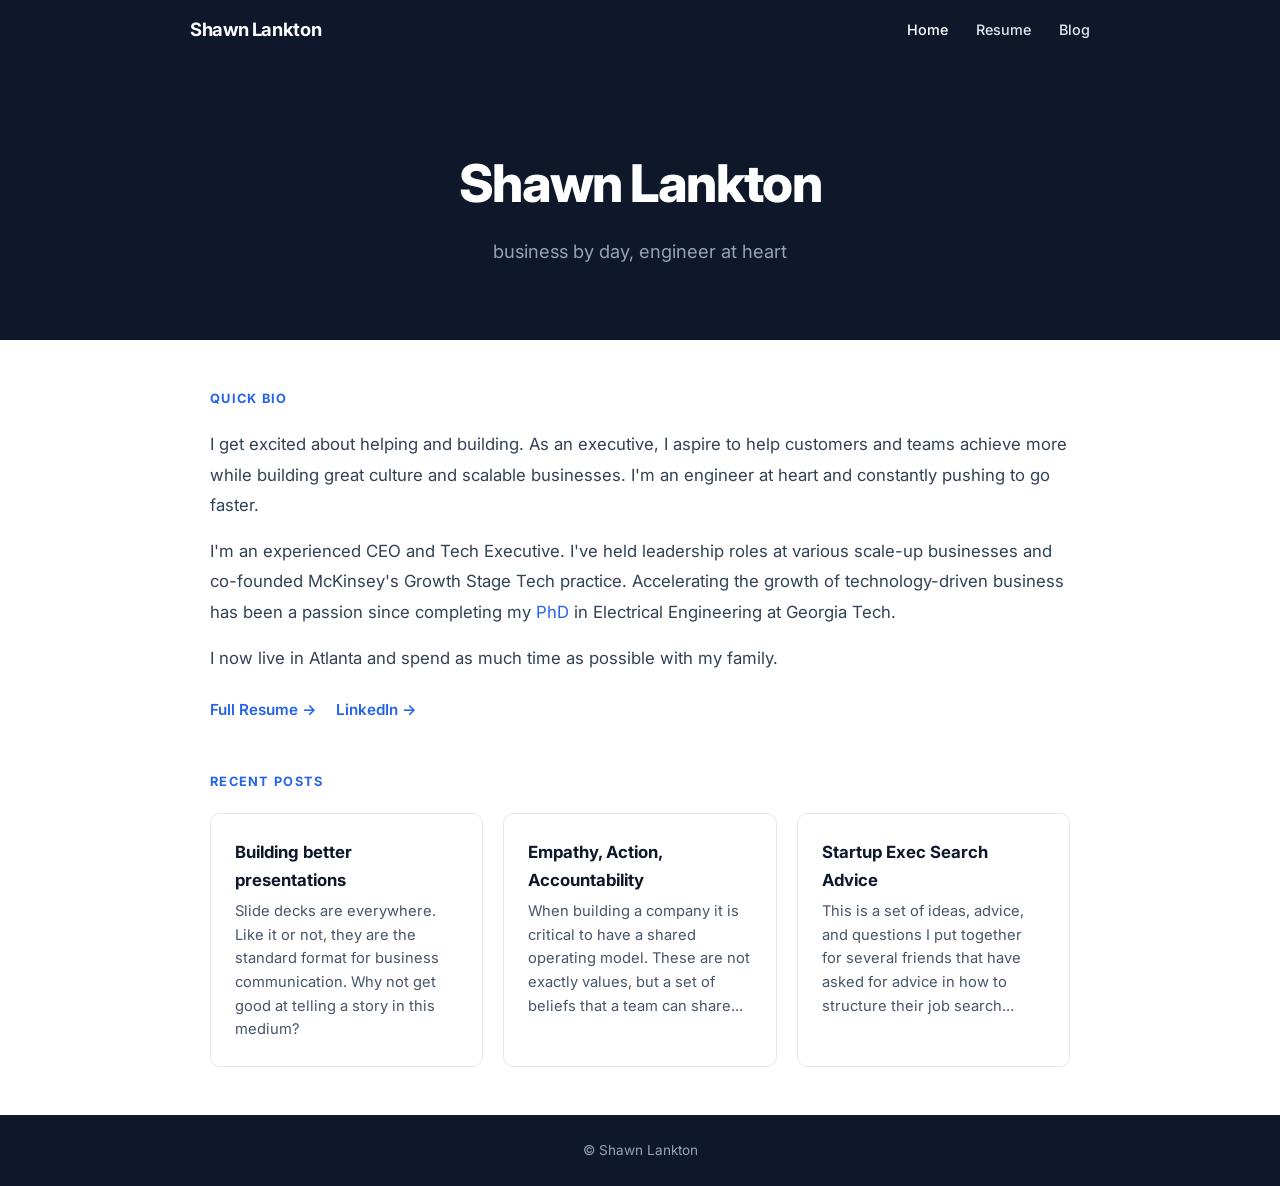
<file: index.html>
<!DOCTYPE html>
<html lang="en">
<head>
  <meta charset="UTF-8">
  <meta name="viewport" content="width=device-width, initial-scale=1.0">
  <title>Shawn Lankton</title>
  <link rel="icon" href="/favicon.png" type="image/png">
  <link rel="stylesheet" href="style.css">
</head>
<body>
  <nav class="nav">
    <div class="nav-inner">
      <a href="/" class="nav-brand">Shawn Lankton</a>
      <button class="hamburger" aria-label="Menu" onclick="document.querySelector('.nav-links').classList.toggle('open')">
        <span></span><span></span><span></span>
      </button>
      <ul class="nav-links">
        <li><a href="/" class="active">Home</a></li>
        <li><a href="/resume">Resume</a></li>
        <li><a href="/blog">Blog</a></li>
      </ul>
    </div>
  </nav>

  <section class="hero">
    <h1>Shawn Lankton</h1>
    <p>business by day, engineer at heart</p>
  </section>

  <section class="section">
    <h2 class="section-title">Quick Bio</h2>
    <div class="bio-text">
      <p>I get excited about helping and building. As an executive, I aspire to help customers and teams achieve more while building great culture and scalable businesses. I'm an engineer at heart and constantly pushing to go faster.</p>
      <p>I'm an experienced CEO and Tech Executive. I've held leadership roles at various scale-up businesses and co-founded McKinsey's Growth Stage Tech practice. Accelerating the growth of technology-driven business has been a passion since completing my <a href="/lankton_shawn_m_200912_phd.pdf" target="_blank" rel="noopener">PhD</a> in Electrical Engineering at Georgia Tech.</p>
      <p>I now live in Atlanta and spend as much time as possible with my family.</p>
    </div>
    <div class="bio-links">
      <a href="/resume">Full Resume &rarr;</a>
      <a href="https://www.linkedin.com/in/shawnlankton/" target="_blank" rel="noopener">LinkedIn &rarr;</a>
    </div>
  </section>

  <section class="section">
    <h2 class="section-title">Recent Posts</h2>
    <div class="cards">
      <div class="card">
        <a href="/post/building-better-presentations">
          <h3>Building better presentations</h3>
          <p>Slide decks are everywhere. Like it or not, they are the standard format for business communication. Why not get good at telling a story in this medium?</p>
        </a>
      </div>
      <div class="card">
        <a href="/post/empathy-action-accountability">
          <h3>Empathy, Action, Accountability</h3>
          <p>When building a company it is critical to have a shared operating model. These are not exactly values, but a set of beliefs that a team can share...</p>
        </a>
      </div>
      <div class="card">
        <a href="/post/startup-exec-search-advice">
          <h3>Startup Exec Search Advice</h3>
          <p>This is a set of ideas, advice, and questions I put together for several friends that have asked for advice in how to structure their job search...</p>
        </a>
      </div>
    </div>
  </section>

  <footer class="footer">&copy; Shawn Lankton</footer>
</body>
</html>
</file>
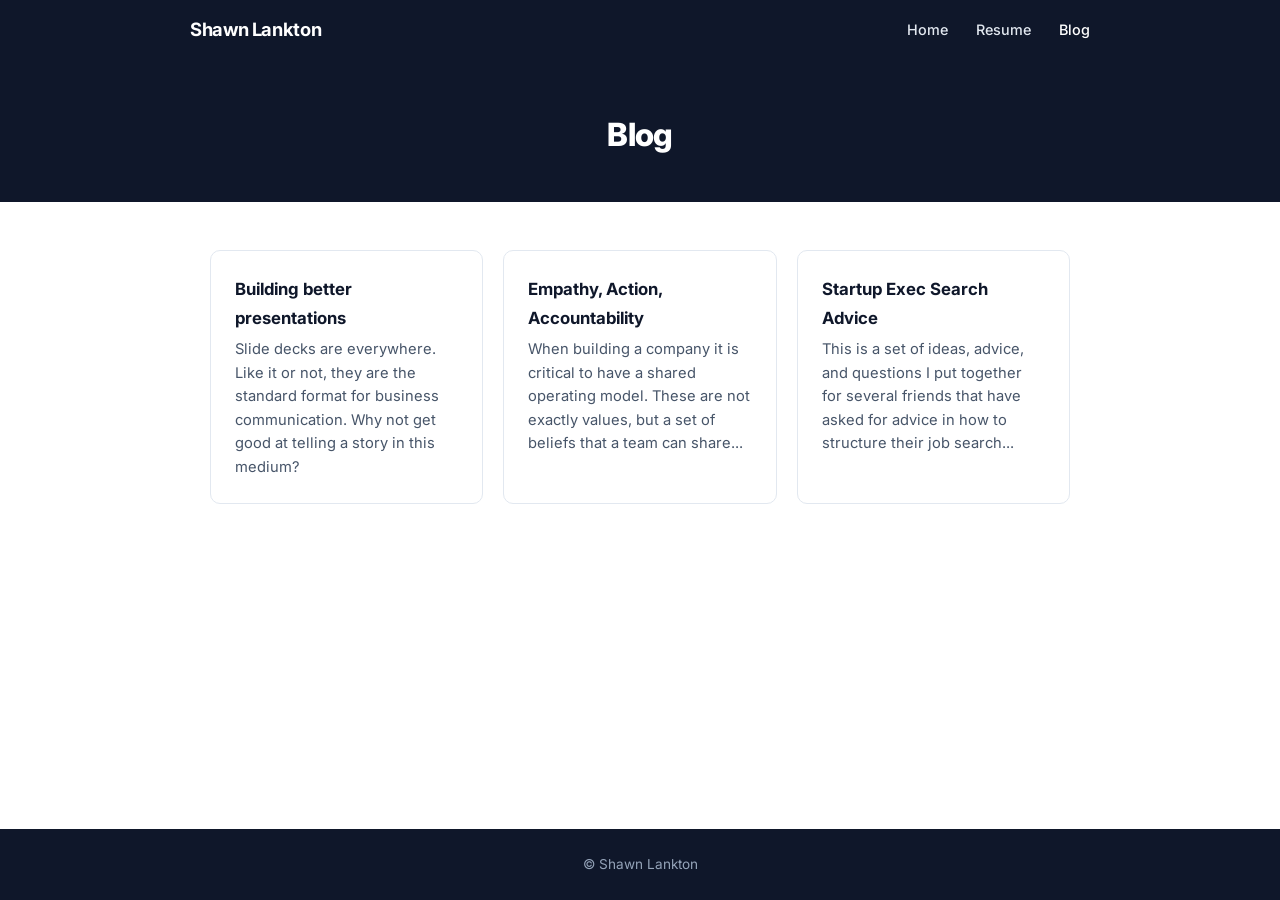
<file: blog.html>
<!DOCTYPE html>
<html lang="en">
<head>
  <meta charset="UTF-8">
  <meta name="viewport" content="width=device-width, initial-scale=1.0">
  <title>Blog — Shawn Lankton</title>
  <link rel="icon" href="/favicon.png" type="image/png">
  <link rel="stylesheet" href="style.css">
</head>
<body>
  <nav class="nav">
    <div class="nav-inner">
      <a href="/" class="nav-brand">Shawn Lankton</a>
      <button class="hamburger" aria-label="Menu" onclick="document.querySelector('.nav-links').classList.toggle('open')">
        <span></span><span></span><span></span>
      </button>
      <ul class="nav-links">
        <li><a href="/">Home</a></li>
        <li><a href="/resume">Resume</a></li>
        <li><a href="/blog" class="active">Blog</a></li>
      </ul>
    </div>
  </nav>

  <div class="page-header">
    <h1>Blog</h1>
  </div>

  <div class="section">
    <div class="cards">
      <div class="card">
        <a href="/post/building-better-presentations">
          <h3>Building better presentations</h3>
          <p>Slide decks are everywhere. Like it or not, they are the standard format for business communication. Why not get good at telling a story in this medium?</p>
        </a>
      </div>
      <div class="card">
        <a href="/post/empathy-action-accountability">
          <h3>Empathy, Action, Accountability</h3>
          <p>When building a company it is critical to have a shared operating model. These are not exactly values, but a set of beliefs that a team can share...</p>
        </a>
      </div>
      <div class="card">
        <a href="/post/startup-exec-search-advice">
          <h3>Startup Exec Search Advice</h3>
          <p>This is a set of ideas, advice, and questions I put together for several friends that have asked for advice in how to structure their job search...</p>
        </a>
      </div>
    </div>
  </div>

  <footer class="footer">&copy; Shawn Lankton</footer>
</body>
</html>
</file>
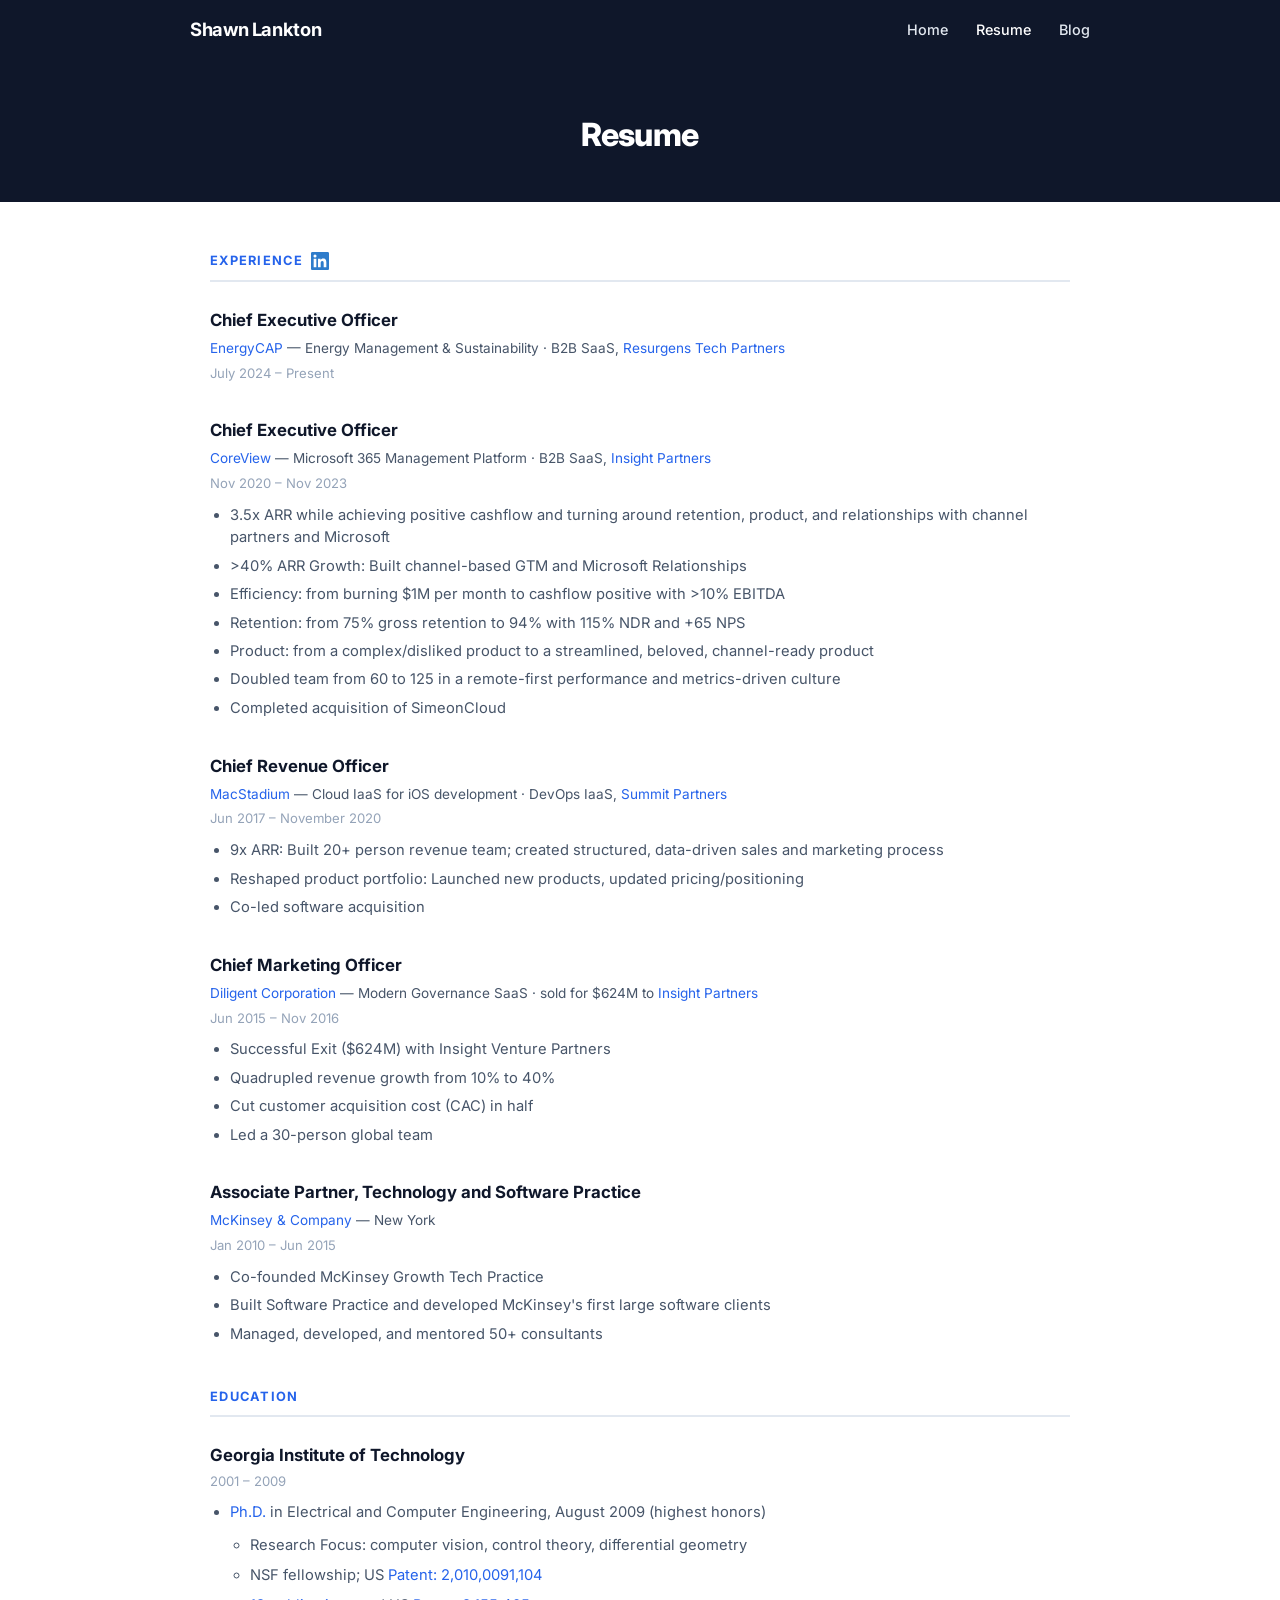
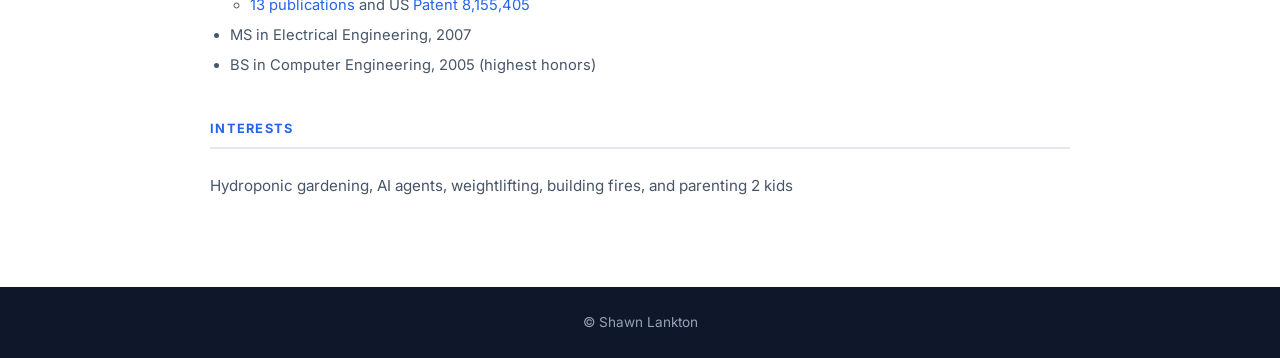
<file: resume.html>
<!DOCTYPE html>
<html lang="en">
<head>
  <meta charset="UTF-8">
  <meta name="viewport" content="width=device-width, initial-scale=1.0">
  <title>Resume — Shawn Lankton</title>
  <link rel="icon" href="/favicon.png" type="image/png">
  <link rel="stylesheet" href="style.css">
</head>
<body>
  <nav class="nav">
    <div class="nav-inner">
      <a href="/" class="nav-brand">Shawn Lankton</a>
      <button class="hamburger" aria-label="Menu" onclick="document.querySelector('.nav-links').classList.toggle('open')">
        <span></span><span></span><span></span>
      </button>
      <ul class="nav-links">
        <li><a href="/">Home</a></li>
        <li><a href="/resume" class="active">Resume</a></li>
        <li><a href="/blog">Blog</a></li>
      </ul>
    </div>
  </nav>

  <div class="page-header">
    <h1>Resume</h1>
  </div>

  <div class="section">
    <div class="resume-section">
      <h2>Experience <a href="https://www.linkedin.com/in/shawnlankton/" target="_blank" rel="noopener" class="li-badge" aria-label="LinkedIn profile"><svg xmlns="http://www.w3.org/2000/svg" viewBox="0 0 24 24" width="18" height="18" fill="#0a66c2"><path d="M20.45 20.45h-3.554v-5.57c0-1.328-.024-3.037-1.85-3.037-1.852 0-2.136 1.445-2.136 2.938v5.669H9.356V9h3.414v1.561h.048c.476-.9 1.637-1.85 3.37-1.85 3.602 0 4.268 2.37 4.268 5.455v6.284zM5.337 7.433a2.062 2.062 0 0 1-2.063-2.065 2.064 2.064 0 1 1 2.063 2.065zm1.782 13.019H3.555V9h3.564v11.452zM22.225 0H1.771C.792 0 0 .774 0 1.729v20.542C0 23.227.792 24 1.771 24h20.451C23.2 24 24 23.227 24 22.271V1.729C24 .774 23.2 0 22.222 0h.003z"/></svg></a></h2>

      <div class="job">
        <div class="job-header">
          <h3>Chief Executive Officer</h3>
          <div class="company"><a href="https://www.energycap.com" target="_blank" rel="noopener">EnergyCAP</a> — Energy Management &amp; Sustainability · B2B SaaS, <a href="https://resurgenstech.com" target="_blank" rel="noopener">Resurgens Tech Partners</a></div>
          <div class="dates">July 2024 – Present</div>
        </div>
      </div>

      <div class="job">
        <div class="job-header">
          <h3>Chief Executive Officer</h3>
          <div class="company"><a href="https://www.coreview.com" target="_blank" rel="noopener">CoreView</a> — Microsoft 365 Management Platform · B2B SaaS, <a href="https://www.insightpartners.com" target="_blank" rel="noopener">Insight Partners</a></div>
          <div class="dates">Nov 2020 – Nov 2023</div>
        </div>
        <ul>
          <li>3.5x ARR while achieving positive cashflow and turning around retention, product, and relationships with channel partners and Microsoft</li>
          <li>&gt;40% ARR Growth: Built channel-based GTM and Microsoft Relationships</li>
          <li>Efficiency: from burning $1M per month to cashflow positive with &gt;10% EBITDA</li>
          <li>Retention: from 75% gross retention to 94% with 115% NDR and +65 NPS</li>
          <li>Product: from a complex/disliked product to a streamlined, beloved, channel-ready product</li>
          <li>Doubled team from 60 to 125 in a remote-first performance and metrics-driven culture</li>
          <li>Completed acquisition of SimeonCloud</li>
        </ul>
      </div>

      <div class="job">
        <div class="job-header">
          <h3>Chief Revenue Officer</h3>
          <div class="company"><a href="https://www.macstadium.com" target="_blank" rel="noopener">MacStadium</a> — Cloud IaaS for iOS development · DevOps IaaS, <a href="https://www.summitpartners.com" target="_blank" rel="noopener">Summit Partners</a></div>
          <div class="dates">Jun 2017 – November 2020</div>
        </div>
        <ul>
          <li>9x ARR: Built 20+ person revenue team; created structured, data-driven sales and marketing process</li>
          <li>Reshaped product portfolio: Launched new products, updated pricing/positioning</li>
          <li>Co-led software acquisition</li>
        </ul>
      </div>

      <div class="job">
        <div class="job-header">
          <h3>Chief Marketing Officer</h3>
          <div class="company"><a href="https://www.diligent.com" target="_blank" rel="noopener">Diligent Corporation</a> — Modern Governance SaaS · sold for $624M to <a href="https://www.insightpartners.com" target="_blank" rel="noopener">Insight Partners</a></div>
          <div class="dates">Jun 2015 – Nov 2016</div>
        </div>
        <ul>
          <li>Successful Exit ($624M) with Insight Venture Partners</li>
          <li>Quadrupled revenue growth from 10% to 40%</li>
          <li>Cut customer acquisition cost (CAC) in half</li>
          <li>Led a 30-person global team</li>
        </ul>
      </div>

      <div class="job">
        <div class="job-header">
          <h3>Associate Partner, Technology and Software Practice</h3>
          <div class="company"><a href="https://www.mckinsey.com" target="_blank" rel="noopener">McKinsey &amp; Company</a> — New York</div>
          <div class="dates">Jan 2010 – Jun 2015</div>
        </div>
        <ul>
          <li>Co-founded McKinsey Growth Tech Practice</li>
          <li>Built Software Practice and developed McKinsey's first large software clients</li>
          <li>Managed, developed, and mentored 50+ consultants</li>
        </ul>
      </div>
    </div>

    <div class="resume-section">
      <h2>Education</h2>
      <div class="edu">
        <h3>Georgia Institute of Technology</h3>
        <div class="dates">2001 – 2009</div>
        <ul>
          <li><a href="lankton_shawn_m_200912_phd.pdf" target="_blank" rel="noopener">Ph.D.</a> in Electrical and Computer Engineering, August 2009 (highest honors)
            <ul>
              <li>Research Focus: computer vision, control theory, differential geometry</li>
              <li>NSF fellowship; US <a href="https://patents.google.com/patent/US20100091104A1/en?oq=2%2c010%2c0091%2c104" target="_blank" rel="noopener">Patent: 2,010,0091,104</a></li>
              <li><a href="https://ieeexplore.ieee.org/abstract/document/4636741" target="_blank" rel="noopener">13 publications</a> and US <a href="https://patents.google.com/patent/US8155405B2/en?oq=8%2c155%2c405" target="_blank" rel="noopener">Patent 8,155,405</a></li>
            </ul>
          </li>
          <li>MS in Electrical Engineering, 2007</li>
          <li>BS in Computer Engineering, 2005 (highest honors)</li>
        </ul>
      </div>
    </div>

    <div class="resume-section">
      <h2>Interests</h2>
      <p class="interests">Hydroponic gardening, AI agents, weightlifting, building fires, and parenting 2 kids</p>
    </div>
  </div>

  <footer class="footer">&copy; Shawn Lankton</footer>
</body>
</html>
</file>
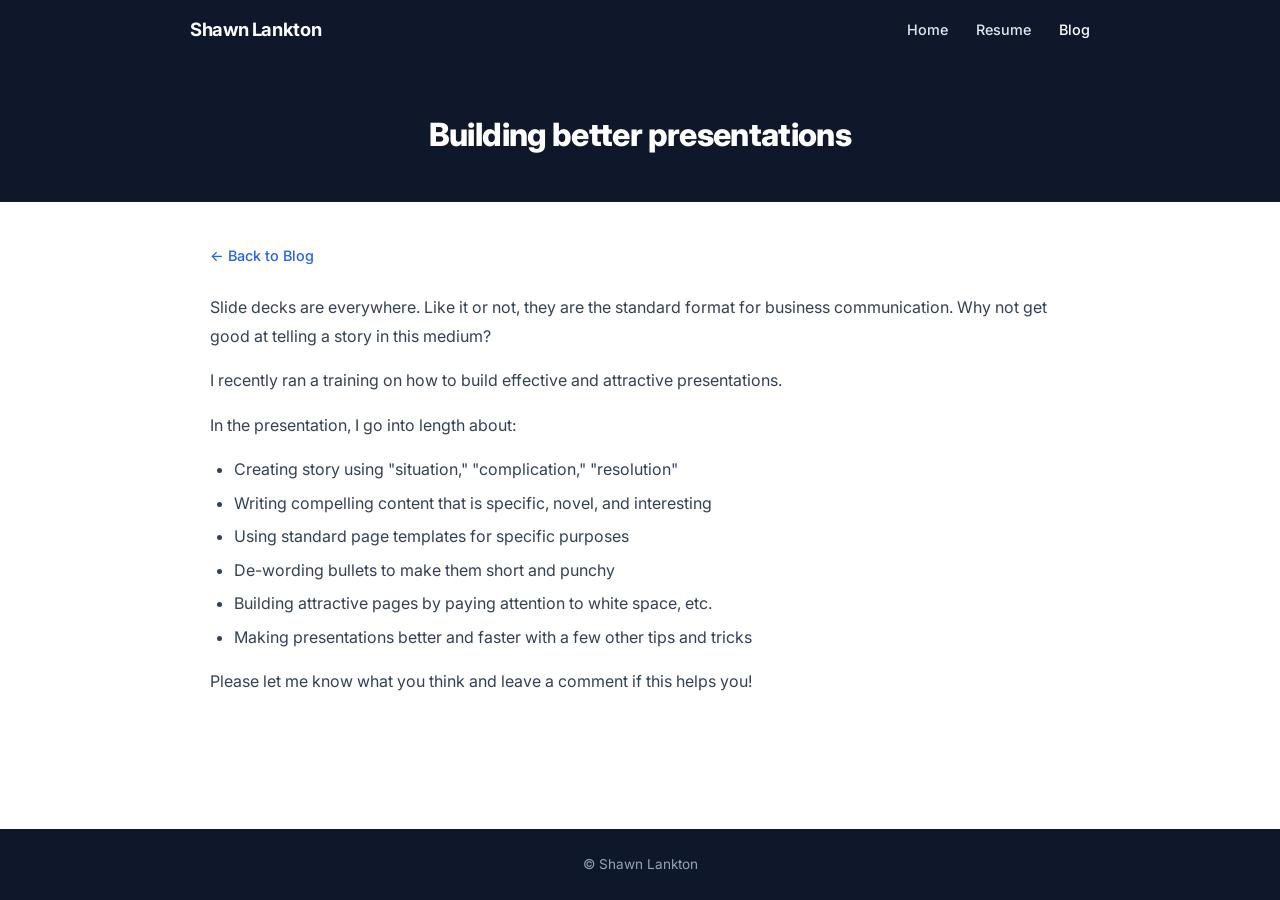
<file: post/building-better-presentations.html>
<!DOCTYPE html>
<html lang="en">
<head>
  <meta charset="UTF-8">
  <meta name="viewport" content="width=device-width, initial-scale=1.0">
  <title>Building better presentations — Shawn Lankton</title>
  <link rel="stylesheet" href="../style.css">
</head>
<body>
  <nav class="nav">
    <div class="nav-inner">
      <a href="/" class="nav-brand">Shawn Lankton</a>
      <button class="hamburger" aria-label="Menu" onclick="document.querySelector('.nav-links').classList.toggle('open')">
        <span></span><span></span><span></span>
      </button>
      <ul class="nav-links">
        <li><a href="/">Home</a></li>
        <li><a href="/resume">Resume</a></li>
        <li><a href="/blog" class="active">Blog</a></li>
      </ul>
    </div>
  </nav>

  <div class="page-header">
    <h1>Building better presentations</h1>
  </div>

  <article class="post">
    <a href="/blog" class="back-link">&larr; Back to Blog</a>

    <p>Slide decks are everywhere. Like it or not, they are the standard format for business communication. Why not get good at telling a story in this medium?</p>

    <p>I recently ran a training on how to build effective and attractive presentations.</p>

    <p>In the presentation, I go into length about:</p>
    <ul>
      <li>Creating story using "situation," "complication," "resolution"</li>
      <li>Writing compelling content that is specific, novel, and interesting</li>
      <li>Using standard page templates for specific purposes</li>
      <li>De-wording bullets to make them short and punchy</li>
      <li>Building attractive pages by paying attention to white space, etc.</li>
      <li>Making presentations better and faster with a few other tips and tricks</li>
    </ul>

    <p>Please let me know what you think and leave a comment if this helps you!</p>
  </article>

  <footer class="footer">&copy; Shawn Lankton</footer>
</body>
</html>
</file>
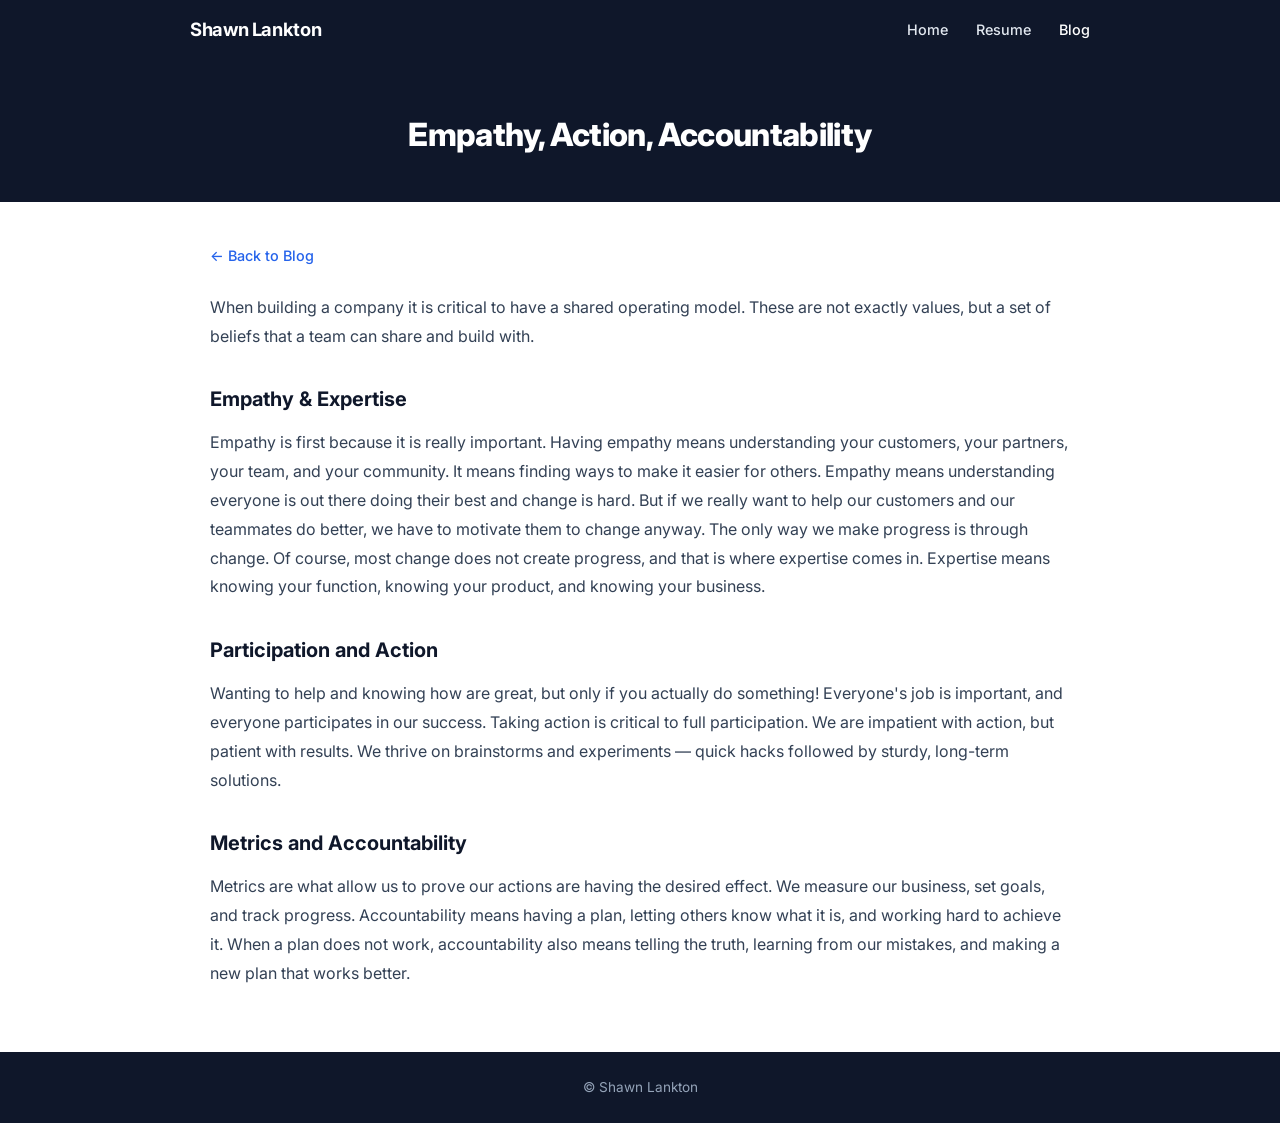
<file: post/empathy-action-accountability.html>
<!DOCTYPE html>
<html lang="en">
<head>
  <meta charset="UTF-8">
  <meta name="viewport" content="width=device-width, initial-scale=1.0">
  <title>Empathy, Action, Accountability — Shawn Lankton</title>
  <link rel="stylesheet" href="../style.css">
</head>
<body>
  <nav class="nav">
    <div class="nav-inner">
      <a href="/" class="nav-brand">Shawn Lankton</a>
      <button class="hamburger" aria-label="Menu" onclick="document.querySelector('.nav-links').classList.toggle('open')">
        <span></span><span></span><span></span>
      </button>
      <ul class="nav-links">
        <li><a href="/">Home</a></li>
        <li><a href="/resume">Resume</a></li>
        <li><a href="/blog" class="active">Blog</a></li>
      </ul>
    </div>
  </nav>

  <div class="page-header">
    <h1>Empathy, Action, Accountability</h1>
  </div>

  <article class="post">
    <a href="/blog" class="back-link">&larr; Back to Blog</a>

    <p>When building a company it is critical to have a shared operating model. These are not exactly values, but a set of beliefs that a team can share and build with.</p>

    <h2>Empathy &amp; Expertise</h2>
    <p>Empathy is first because it is really important. Having empathy means understanding your customers, your partners, your team, and your community. It means finding ways to make it easier for others. Empathy means understanding everyone is out there doing their best and change is hard. But if we really want to help our customers and our teammates do better, we have to motivate them to change anyway. The only way we make progress is through change. Of course, most change does not create progress, and that is where expertise comes in. Expertise means knowing your function, knowing your product, and knowing your business.</p>

    <h2>Participation and Action</h2>
    <p>Wanting to help and knowing how are great, but only if you actually do something! Everyone's job is important, and everyone participates in our success. Taking action is critical to full participation. We are impatient with action, but patient with results. We thrive on brainstorms and experiments — quick hacks followed by sturdy, long-term solutions.</p>

    <h2>Metrics and Accountability</h2>
    <p>Metrics are what allow us to prove our actions are having the desired effect. We measure our business, set goals, and track progress. Accountability means having a plan, letting others know what it is, and working hard to achieve it. When a plan does not work, accountability also means telling the truth, learning from our mistakes, and making a new plan that works better.</p>
  </article>

  <footer class="footer">&copy; Shawn Lankton</footer>
</body>
</html>
</file>
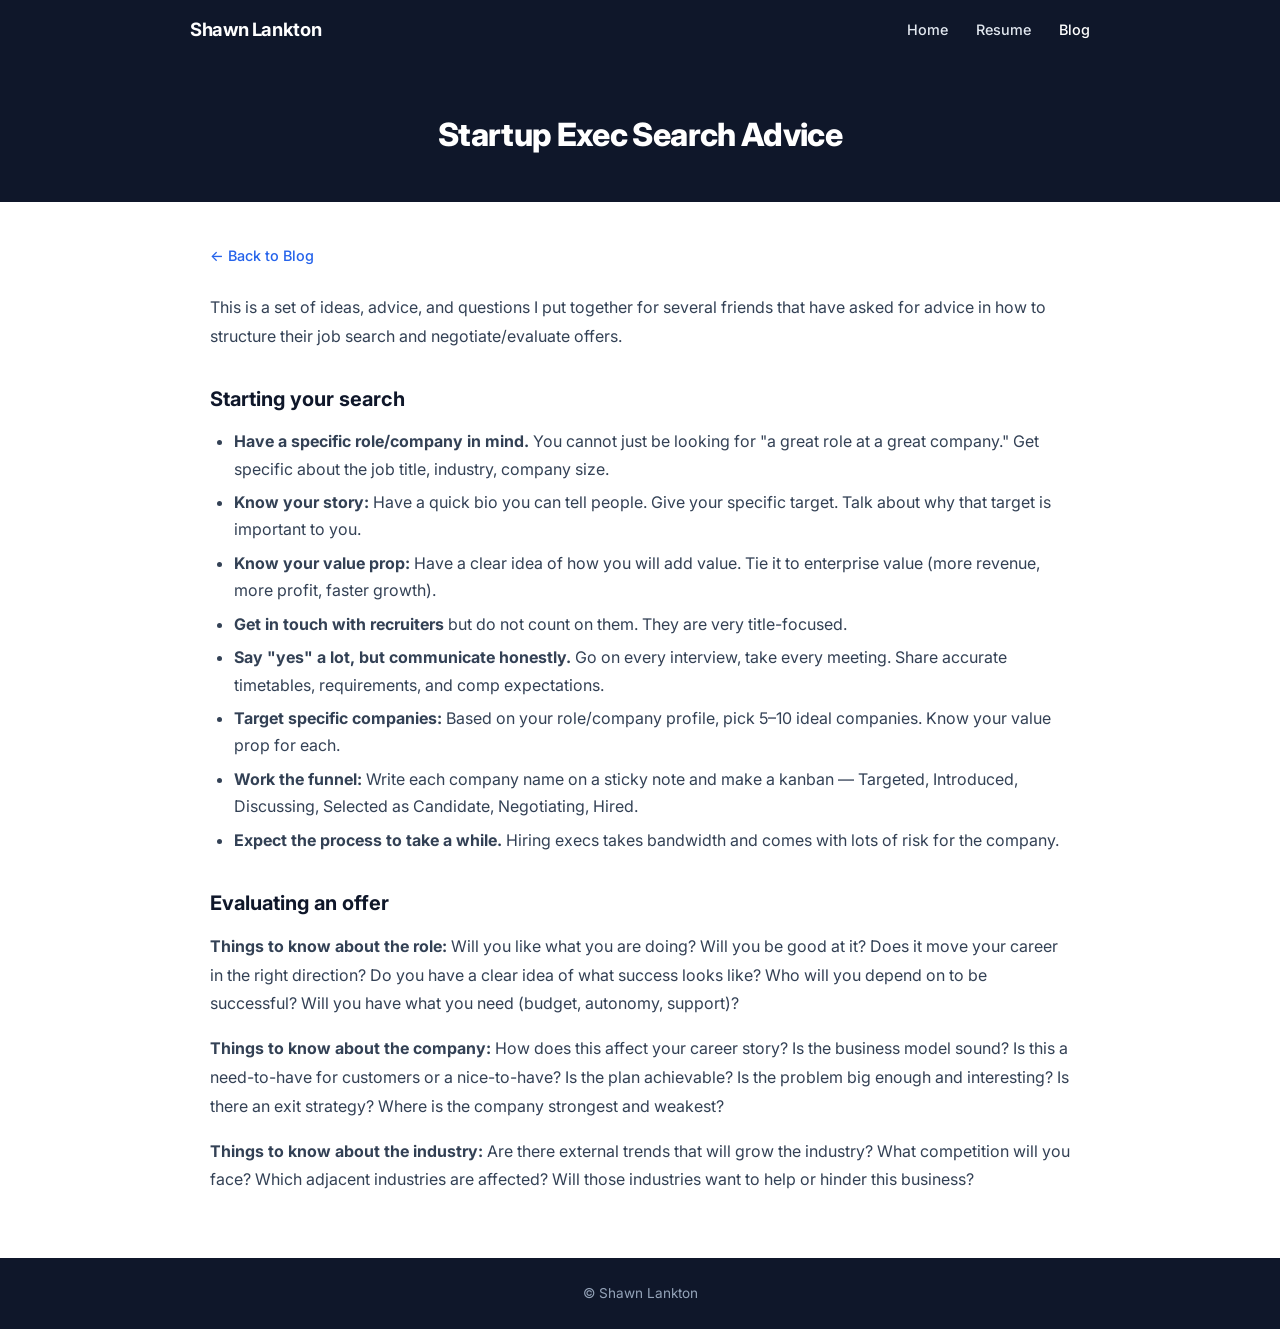
<file: post/startup-exec-search-advice.html>
<!DOCTYPE html>
<html lang="en">
<head>
  <meta charset="UTF-8">
  <meta name="viewport" content="width=device-width, initial-scale=1.0">
  <title>Startup Exec Search Advice — Shawn Lankton</title>
  <link rel="stylesheet" href="../style.css">
</head>
<body>
  <nav class="nav">
    <div class="nav-inner">
      <a href="/" class="nav-brand">Shawn Lankton</a>
      <button class="hamburger" aria-label="Menu" onclick="document.querySelector('.nav-links').classList.toggle('open')">
        <span></span><span></span><span></span>
      </button>
      <ul class="nav-links">
        <li><a href="/">Home</a></li>
        <li><a href="/resume">Resume</a></li>
        <li><a href="/blog" class="active">Blog</a></li>
      </ul>
    </div>
  </nav>

  <div class="page-header">
    <h1>Startup Exec Search Advice</h1>
  </div>

  <article class="post">
    <a href="/blog" class="back-link">&larr; Back to Blog</a>

    <p>This is a set of ideas, advice, and questions I put together for several friends that have asked for advice in how to structure their job search and negotiate/evaluate offers.</p>

    <h2>Starting your search</h2>
    <ul>
      <li><strong>Have a specific role/company in mind.</strong> You cannot just be looking for "a great role at a great company." Get specific about the job title, industry, company size.</li>
      <li><strong>Know your story:</strong> Have a quick bio you can tell people. Give your specific target. Talk about why that target is important to you.</li>
      <li><strong>Know your value prop:</strong> Have a clear idea of how you will add value. Tie it to enterprise value (more revenue, more profit, faster growth).</li>
      <li><strong>Get in touch with recruiters</strong> but do not count on them. They are very title-focused.</li>
      <li><strong>Say "yes" a lot, but communicate honestly.</strong> Go on every interview, take every meeting. Share accurate timetables, requirements, and comp expectations.</li>
      <li><strong>Target specific companies:</strong> Based on your role/company profile, pick 5–10 ideal companies. Know your value prop for each.</li>
      <li><strong>Work the funnel:</strong> Write each company name on a sticky note and make a kanban — Targeted, Introduced, Discussing, Selected as Candidate, Negotiating, Hired.</li>
      <li><strong>Expect the process to take a while.</strong> Hiring execs takes bandwidth and comes with lots of risk for the company.</li>
    </ul>

    <h2>Evaluating an offer</h2>

    <p><strong>Things to know about the role:</strong> Will you like what you are doing? Will you be good at it? Does it move your career in the right direction? Do you have a clear idea of what success looks like? Who will you depend on to be successful? Will you have what you need (budget, autonomy, support)?</p>

    <p><strong>Things to know about the company:</strong> How does this affect your career story? Is the business model sound? Is this a need-to-have for customers or a nice-to-have? Is the plan achievable? Is the problem big enough and interesting? Is there an exit strategy? Where is the company strongest and weakest?</p>

    <p><strong>Things to know about the industry:</strong> Are there external trends that will grow the industry? What competition will you face? Which adjacent industries are affected? Will those industries want to help or hinder this business?</p>
  </article>

  <footer class="footer">&copy; Shawn Lankton</footer>
</body>
</html>
</file>
<file: style.css>
@import url('https://fonts.googleapis.com/css2?family=Inter:wght@400;500;600;700;800&display=swap');

*, *::before, *::after {
  box-sizing: border-box;
  margin: 0;
  padding: 0;
}

:root {
  --navy: #0f172a;
  --navy-light: #1e293b;
  --accent: #2563eb;
  --accent-hover: #1d4ed8;
  --white: #ffffff;
  --gray-100: #f1f5f9;
  --gray-200: #e2e8f0;
  --gray-400: #94a3b8;
  --gray-600: #475569;
  --gray-800: #1e293b;
  --text: #334155;
  --max-width: 900px;
}

html { scroll-behavior: smooth; }

body {
  font-family: 'Inter', system-ui, -apple-system, sans-serif;
  color: var(--text);
  background: var(--white);
  line-height: 1.7;
  font-size: 16px;
  min-height: 100vh;
  display: flex;
  flex-direction: column;
}

a {
  color: var(--accent);
  text-decoration: none;
}
a:hover { text-decoration: underline; }

/* ── NAV ── */
.nav {
  background: var(--navy);
  padding: 0 1.25rem;
  position: sticky;
  top: 0;
  z-index: 100;
}
.nav-inner {
  max-width: var(--max-width);
  margin: 0 auto;
  display: flex;
  align-items: center;
  justify-content: space-between;
  height: 60px;
}
.nav-brand {
  color: var(--white);
  font-weight: 700;
  font-size: 1.15rem;
  letter-spacing: -0.02em;
}
.nav-brand:hover { text-decoration: none; opacity: .9; }
.nav-links {
  display: flex;
  gap: 1.75rem;
  list-style: none;
}
.nav-links a {
  color: var(--gray-200);
  font-size: 0.9rem;
  font-weight: 500;
  transition: color .15s;
}
.nav-links a:hover { color: var(--white); text-decoration: none; }
.nav-links a.active { color: var(--white); }

/* hamburger */
.hamburger {
  display: none;
  background: none;
  border: none;
  cursor: pointer;
  padding: 4px;
}
.hamburger span {
  display: block;
  width: 22px;
  height: 2px;
  background: var(--white);
  margin: 5px 0;
  border-radius: 2px;
  transition: .25s;
}

@media (max-width: 640px) {
  .hamburger { display: block; }
  .nav-links {
    display: none;
    flex-direction: column;
    position: absolute;
    top: 60px;
    left: 0;
    right: 0;
    background: var(--navy);
    padding: 1rem 1.25rem 1.25rem;
    gap: 0;
    border-top: 1px solid var(--navy-light);
  }
  .nav-links.open { display: flex; }
  .nav-links li { padding: .6rem 0; }
}

/* ── HERO ── */
.hero {
  background: var(--navy);
  color: var(--white);
  padding: 4rem 1.25rem 3.5rem;
  text-align: center;
}
.hero h1 {
  font-size: 2.5rem;
  font-weight: 800;
  letter-spacing: -0.03em;
  margin-bottom: .5rem;
}
.hero p {
  color: var(--gray-400);
  font-size: 1.15rem;
  font-weight: 400;
}

@media (min-width: 640px) {
  .hero { padding: 5rem 2rem 4.5rem; }
  .hero h1 { font-size: 3.25rem; }
}

/* ── SECTIONS ── */
.section {
  max-width: var(--max-width);
  margin: 0 auto;
  padding: 3rem 1.25rem;
  width: 100%;
}
.section + .section { padding-top: 0; }

.section-title {
  font-size: 0.8rem;
  font-weight: 700;
  letter-spacing: 0.1em;
  text-transform: uppercase;
  color: var(--accent);
  margin-bottom: 1.25rem;
}

.bio-text {
  font-size: 1.05rem;
  color: var(--text);
  line-height: 1.8;
}
.bio-text p + p { margin-top: 1rem; }

.bio-links {
  margin-top: 1.5rem;
  display: flex;
  gap: 1.25rem;
  flex-wrap: wrap;
}
.bio-links a {
  font-weight: 600;
  font-size: 0.95rem;
}

/* ── CARDS ── */
.cards {
  display: grid;
  gap: 1.25rem;
}
@media (min-width: 640px) {
  .cards { grid-template-columns: repeat(auto-fill, minmax(260px, 1fr)); }
}
.card {
  border: 1px solid var(--gray-200);
  border-radius: 10px;
  padding: 1.5rem;
  transition: box-shadow .2s, border-color .2s;
}
.card:hover {
  border-color: var(--accent);
  box-shadow: 0 2px 12px rgba(37, 99, 235, .08);
}
.card h3 {
  font-size: 1.05rem;
  font-weight: 700;
  color: var(--navy);
  margin-bottom: .35rem;
}
.card .meta {
  font-size: 0.8rem;
  color: var(--gray-400);
  margin-bottom: .65rem;
}
.card p {
  font-size: 0.92rem;
  color: var(--gray-600);
  line-height: 1.6;
}
.card a {
  color: inherit;
  text-decoration: none;
  display: block;
}
.card a:hover { text-decoration: none; }

/* ── PAGE HEADER ── */
.page-header {
  background: var(--navy);
  color: var(--white);
  padding: 3rem 1.25rem 2.5rem;
  text-align: center;
}
.page-header h1 {
  font-size: 2rem;
  font-weight: 800;
  letter-spacing: -0.02em;
}
.page-header p {
  color: var(--gray-400);
  margin-top: .4rem;
  font-size: 0.95rem;
}

/* ── RESUME ── */
.resume-section { margin-bottom: 2.5rem; }
.resume-section h2 {
  font-size: 0.8rem;
  font-weight: 700;
  letter-spacing: 0.1em;
  text-transform: uppercase;
  color: var(--accent);
  margin-bottom: 1.5rem;
  padding-bottom: .5rem;
  border-bottom: 2px solid var(--gray-200);
  display: flex;
  align-items: center;
  gap: .5rem;
}
.li-badge {
  display: inline-flex;
  align-items: center;
  opacity: .85;
  transition: opacity .15s;
  line-height: 0;
}
.li-badge:hover { opacity: 1; text-decoration: none; }

.job { margin-bottom: 2rem; }
.job-header h3 {
  font-size: 1.05rem;
  font-weight: 700;
  color: var(--navy);
}
.job-header .company {
  font-size: 0.85rem;
  color: var(--gray-600);
  margin-top: .15rem;
}
.job-header .dates {
  font-size: 0.82rem;
  color: var(--gray-400);
  margin-top: .1rem;
}
.job ul {
  margin-top: .6rem;
  padding-left: 1.25rem;
}
.job li {
  font-size: 0.92rem;
  color: var(--gray-600);
  margin-bottom: .35rem;
  line-height: 1.55;
}

.edu h3 {
  font-size: 1.05rem;
  font-weight: 700;
  color: var(--navy);
}
.edu .dates {
  font-size: 0.82rem;
  color: var(--gray-400);
}
.edu ul {
  margin-top: .5rem;
  padding-left: 1.25rem;
}
.edu li {
  font-size: 0.92rem;
  color: var(--gray-600);
  margin-bottom: .3rem;
}

.interests {
  font-size: 0.95rem;
  color: var(--gray-600);
}

/* ── POST ── */
.post {
  max-width: var(--max-width);
  margin: 0 auto;
  padding: 2.5rem 1.25rem 3rem;
  width: 100%;
}
.post h2 {
  font-size: 1.25rem;
  font-weight: 700;
  color: var(--navy);
  margin: 2rem 0 .75rem;
}
.post p {
  margin-bottom: 1rem;
  font-size: 1rem;
  line-height: 1.8;
}
.post ul {
  padding-left: 1.5rem;
  margin-bottom: 1rem;
}
.post li {
  margin-bottom: .4rem;
  line-height: 1.7;
}
.back-link {
  display: inline-block;
  margin-bottom: 1.5rem;
  font-size: 0.9rem;
  font-weight: 500;
}

/* ── FOOTER ── */
.footer {
  margin-top: auto;
  background: var(--navy);
  color: var(--gray-400);
  text-align: center;
  padding: 1.5rem 1.25rem;
  font-size: 0.85rem;
}
</file>
